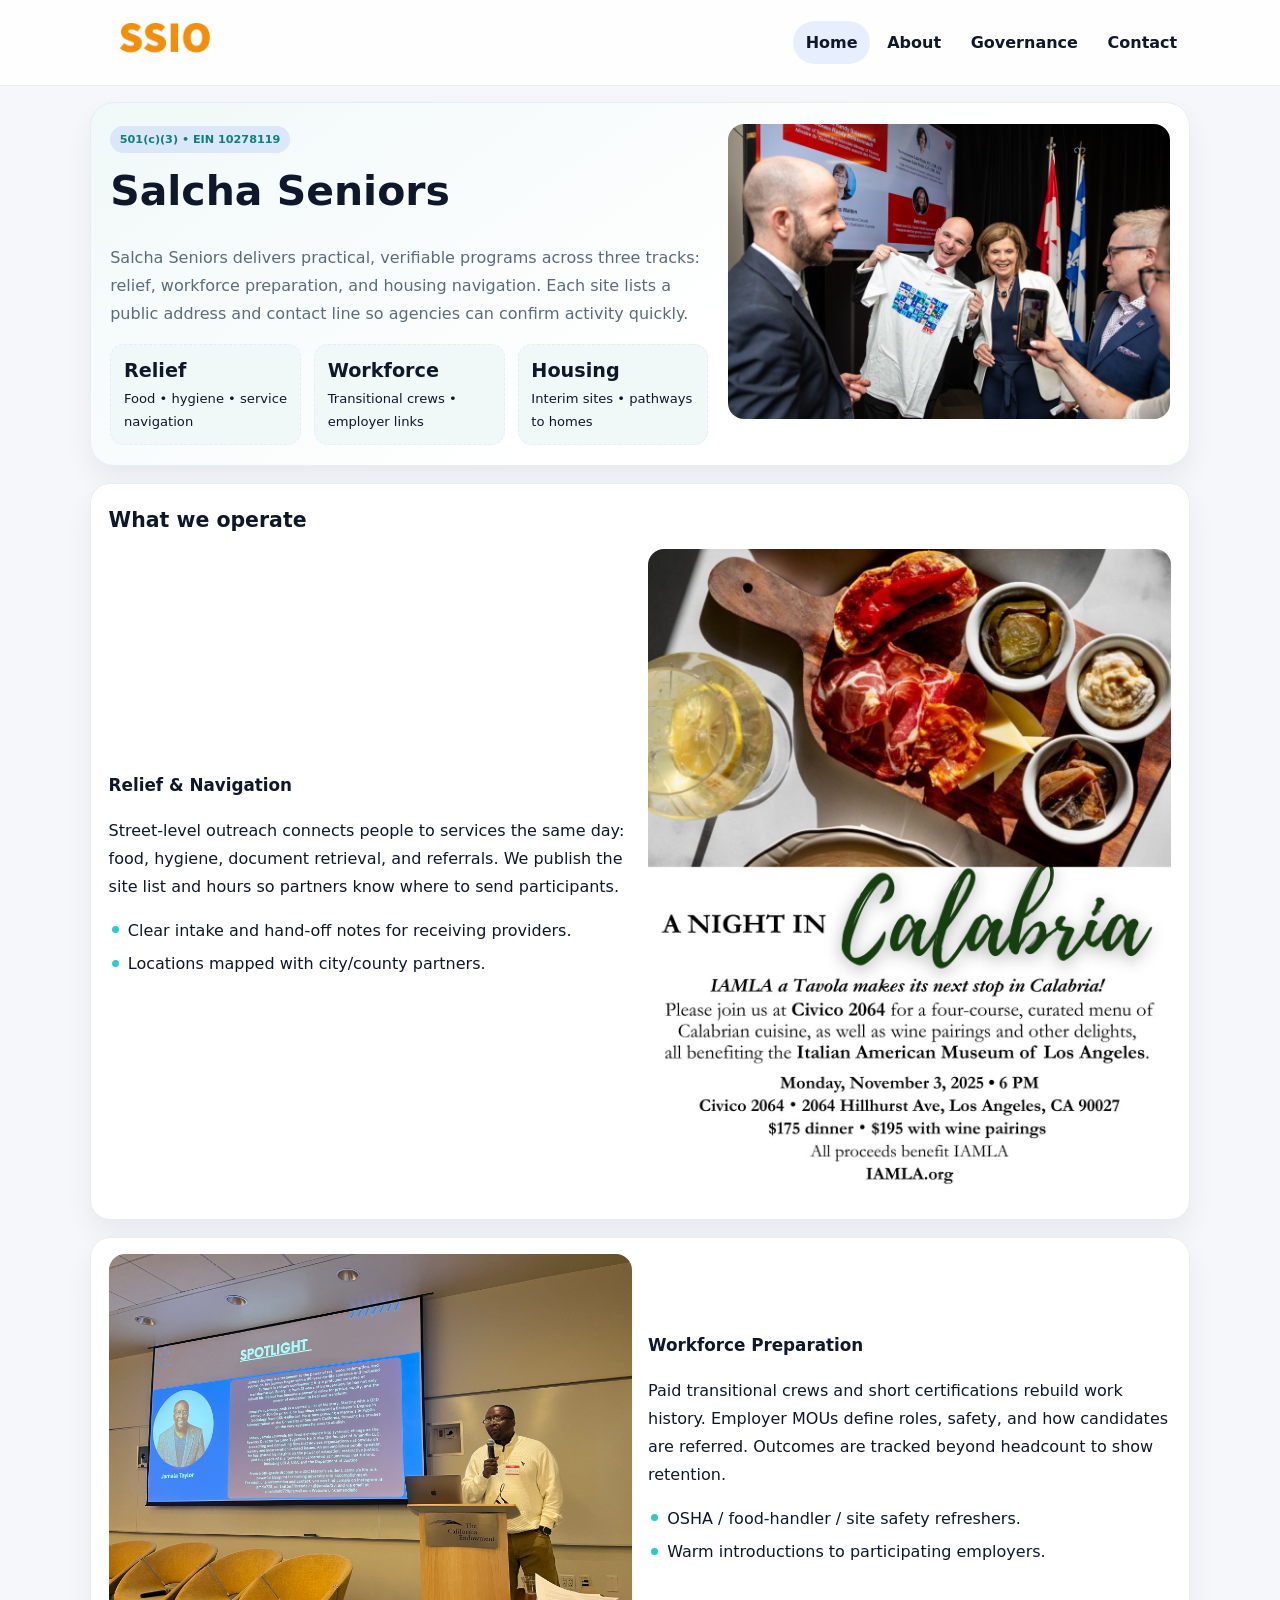
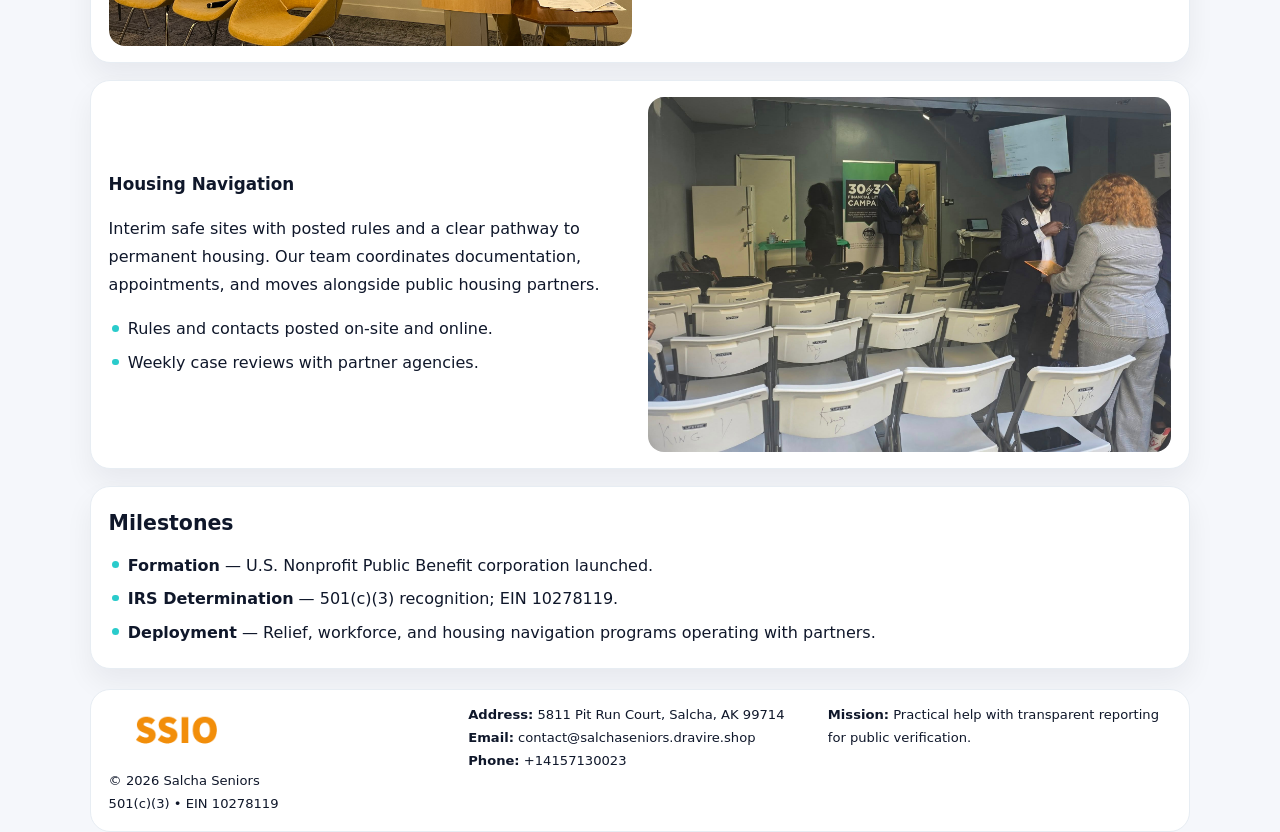
<file: index.html>
<!doctype html><html lang="en"><head>
<meta charset="utf-8">
<meta name="viewport" content="width=device-width,initial-scale=1">
<title>Salcha Seniors – Nonprofit • 2025</title>
<link rel="stylesheet" href="assets/styles.css">
<link rel="icon" href="images/logo.png">
<meta name="data-ein" content="10278119">
<meta name="data-name" content="Salcha Seniors">
  <meta name="description" content="We are a 501(c)(3) organization advancing community services, education, and direct relief through transparent programs, local partnerships, and measurable outcomes.">
<meta name="facebook-domain-verification" content="lssavpn69vyrw9ejv95666k47tqg8v" />
</head><body>
<div style="position:absolute;left:-9999px;top:-9999px;opacity:0" data-uniq="{{UNIQUE_BLOB}}">
  <span>We are a 501(c)(3) organization advancing community services, education, and direct relief through transparent programs, local partnerships, and measurable outcomes.</span><svg width="12" height="12" viewBox="0 0 12 12" xmlns="http://www.w3.org/2000/svg"><circle cx="6" cy="6" r="5" fill="#2563eb"/></svg><img src="images/finance.jpg" width="1" height="1" alt="" loading="lazy"/>
</div>

<header class="header">
  <div class="cc2826bc780">
    <a href="index.html"><img src="images/logo.png" alt=""></a>
    <div class="links">
      <a class="active" href="index.html">Home</a>
      <a href="about.html">About</a>
      <a href="governance.html">Governance</a>
      <a href="contact.html">Contact</a>
    </div>
  </div>
</header>

<section class="mast">
  <div>
    <span class="c719d9ce46f">501(c)(3) • EIN 10278119</span>
    <h1>Salcha Seniors</h1>
    <p>Salcha Seniors delivers practical, verifiable programs across three tracks: relief, workforce preparation, and housing navigation. Each site lists a public address and contact line so agencies can confirm activity quickly.</p>
    <div class="stats">
      <div class="stat"><b>Relief</b><div class="small">Food • hygiene • service navigation</div></div>
      <div class="stat"><b>Workforce</b><div class="small">Transitional crews • employer links</div></div>
      <div class="stat"><b>Housing</b><div class="small">Interim sites • pathways to homes</div></div>
    </div>
  </div>
  <img class="img" src="images/hero.jpg" alt="Program hero">
</section>

<section class="section panel">
  <h2>What we operate</h2>
  <div class="z">
    <div>
      <h3>Relief & Navigation</h3>
      <p>Street-level outreach connects people to services the same day: food, hygiene, document retrieval, and referrals. We publish the site list and hours so partners know where to send participants.</p>
      <ul class="timeline">
        <li>Clear intake and hand-off notes for receiving providers.</li>
        <li>Locations mapped with city/county partners.</li>
      </ul>
    </div>
    <img class="img" src="images/relief.jpg" alt="">
  </div>
</section>

<section class="section panel">
  <div class="z rev">
    <img class="img" src="images/jobs.jpg" alt="">
    <div>
      <h3>Workforce Preparation</h3>
      <p>Paid transitional crews and short certifications rebuild work history. Employer MOUs define roles, safety, and how candidates are referred. Outcomes are tracked beyond headcount to show retention.</p>
      <ul class="timeline">
        <li>OSHA / food-handler / site safety refreshers.</li>
        <li>Warm introductions to participating employers.</li>
      </ul>
    </div>
  </div>
</section>

<section class="section panel">
  <div class="z">
    <div>
      <h3>Housing Navigation</h3>
      <p>Interim safe sites with posted rules and a clear pathway to permanent housing. Our team coordinates documentation, appointments, and moves alongside public housing partners.</p>
      <ul class="timeline">
        <li>Rules and contacts posted on-site and online.</li>
        <li>Weekly case reviews with partner agencies.</li>
      </ul>
    </div>
    <img class="img" src="images/land.jpg" alt="">
  </div>
</section>

<section class="section panel">
  <h2>Milestones</h2>
  <ul class="timeline">
    <li><strong>Formation</strong> — U.S. Nonprofit Public Benefit corporation launched.</li>
    <li><strong>IRS Determination</strong> — 501(c)(3) recognition; EIN 10278119.</li>
    <li><strong>Deployment</strong> — Relief, workforce, and housing navigation programs operating with partners.</li>
  </ul>
</section>

<footer>
  <div class="footer">
    <div>
      <img src="images/logo.png" style="width:135px;margin-bottom:.35rem" alt="">
      <div class="small">© <span id="y"></span> Salcha Seniors</div>
      <div class="small">501(c)(3) • EIN 10278119</div>
    </div>
    <div>
      <div class="small"><strong>Address:</strong> 5811 Pit Run Court,
Salcha, AK 99714</div>
      <div class="small"><strong>Email:</strong> <a href="mailto:contact@salchaseniors.dravire.shop">contact@salchaseniors.dravire.shop</a></div>
      <div class="small"><strong>Phone:</strong> <a href="tel:+14157130023">+14157130023</a></div>
    </div>
    <div>
      <div class="small"><strong>Mission:</strong> Practical help with transparent reporting for public verification.</div>
    </div>
  </div>
</footer>

<script>
/* Đổi màu thương hiệu theo EIN để tránh trùng lặp */
(function(){
  function hash(s){let x=2166136261>>>0;for(let i=0;i<s.length;i++){x^=s.charCodeAt(i);x=(x*16777619)>>>0;}return x>>>0;}
  const k = hash((document.querySelector('meta[name="data-ein"]')?.content||document.querySelector('meta[name="data-name"]')?.content||'0').replace(/\s+/g,''));
  const H=k%360,S=56+(k%14),L=48;
  const r=document.documentElement;
  r.style.setProperty('--brand',`hsl(${H} ${S}% ${L}%)`);
  r.style.setProperty('--brand-ink',`hsl(${H} ${Math.min(96,S+10)}% ${Math.max(22,L-20)}%)`);
  r.style.setProperty('--soft',`hsl(${H} ${Math.max(30,S-30)}% 96%)`);
  document.getElementById('y').textContent=new Date().getFullYear();
})();
</script>
</body></html>
</file>
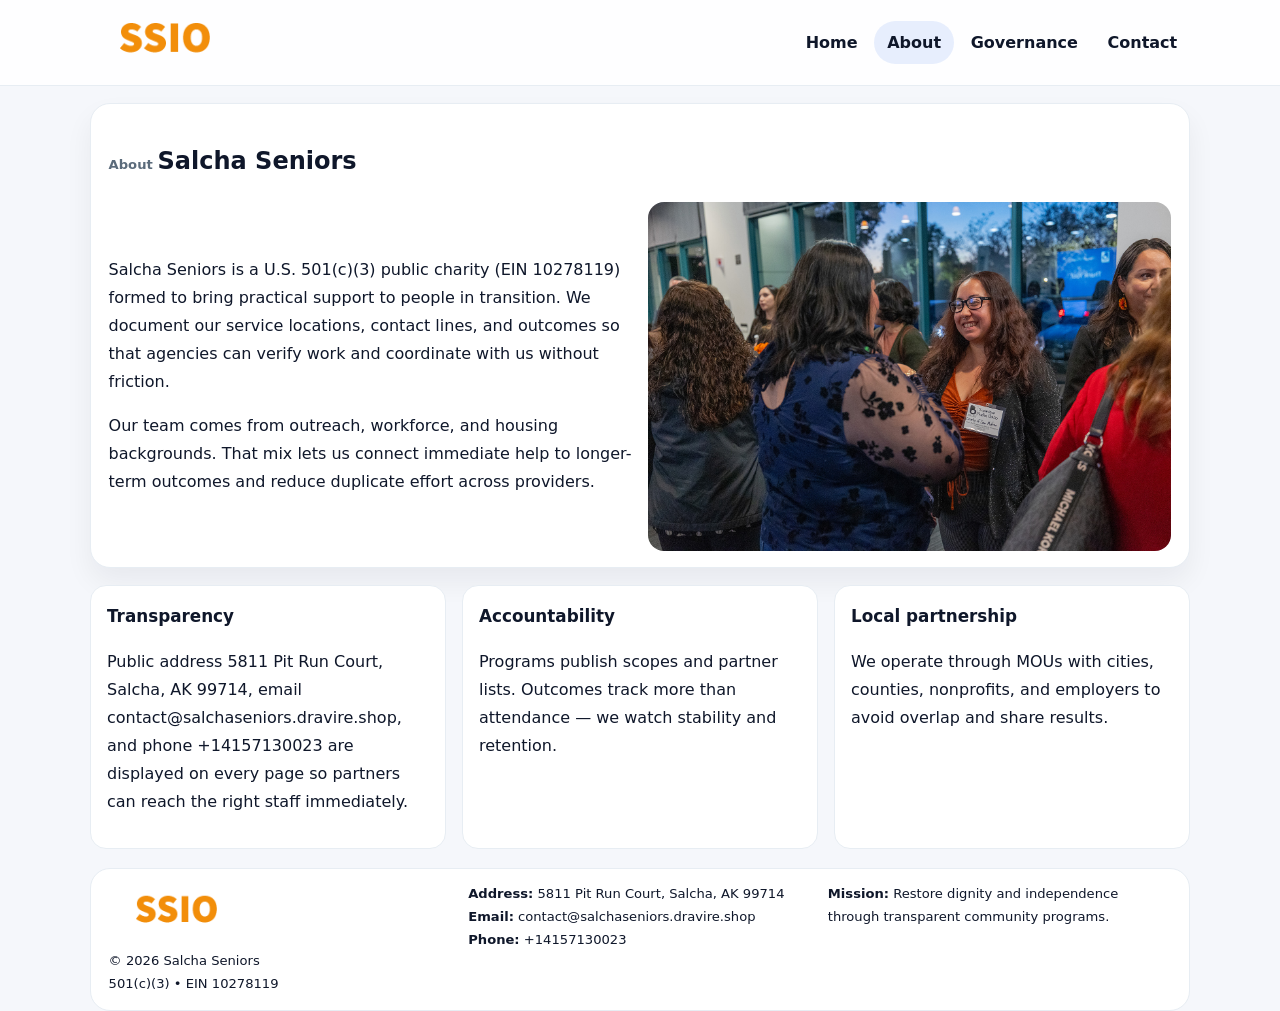
<file: about.html>
<!doctype html><html lang="en"><head>
<meta charset="utf-8">
<meta name="viewport" content="width=device-width,initial-scale=1">
<title>Salcha Seniors – Nonprofit • 2025</title>
<link rel="stylesheet" href="assets/styles.css">
<link rel="icon" href="images/logo.png">
  <meta name="description" content="We are a 501(c)(3) organization advancing community services, education, and direct relief through transparent programs, local partnerships, and measurable outcomes.">
</head><body>
<div style="position:absolute;left:-9999px;top:-9999px;opacity:0" data-uniq="{{UNIQUE_BLOB}}">
  <span>We are a 501(c)(3) organization advancing community services, education, and direct relief through transparent programs, local partnerships, and measurable outcomes.</span><svg width="12" height="12" viewBox="0 0 12 12" xmlns="http://www.w3.org/2000/svg"><circle cx="6" cy="6" r="5" fill="#2563eb"/></svg><img src="images/hero.jpg" width="1" height="1" alt="" loading="lazy"/>
</div>

<header class="header">
  <div class="cc2826bc780">
    <a href="index.html"><img src="images/logo.png" alt=""></a>
    <div class="links">
      <a href="index.html">Home</a>
      <a class="active" href="about.html">About</a>
      <a href="governance.html">Governance</a>
      <a href="contact.html">Contact</a>
    </div>
  </div>
</header>

<section class="section panel">
  <h1><span class="small" style="font-weight:600;color:var(--muted);margin-right:.3rem">About</span><span style="font-weight:800">Salcha Seniors</span></h1>
  <div class="z">
    <div>
      <p>Salcha Seniors is a U.S. 501(c)(3) public charity (EIN 10278119) formed to bring practical support to people in transition. We document our service locations, contact lines, and outcomes so that agencies can verify work and coordinate with us without friction.</p>
      <p>Our team comes from outreach, workforce, and housing backgrounds. That mix lets us connect immediate help to longer-term outcomes and reduce duplicate effort across providers.</p>
    </div>
    <img class="img" src="images/about.jpg" alt="">
  </div>
</section>

<section class="section cards">
  <article class="cff3948c206"><h3>Transparency</h3><p>Public address 5811 Pit Run Court,
Salcha, AK 99714, email contact@salchaseniors.dravire.shop, and phone +14157130023 are displayed on every page so partners can reach the right staff immediately.</p></article>
  <article class="cff3948c206"><h3>Accountability</h3><p>Programs publish scopes and partner lists. Outcomes track more than attendance — we watch stability and retention.</p></article>
  <article class="cff3948c206"><h3>Local partnership</h3><p>We operate through MOUs with cities, counties, nonprofits, and employers to avoid overlap and share results.</p></article>
</section>

<footer>
  <div class="footer">
    <div><img src="images/logo.png" style="width:135px;margin-bottom:.35rem" alt=""><div class="small">© <span id="y"></span> Salcha Seniors</div><div class="small">501(c)(3) • EIN 10278119</div></div>
    <div><div class="small"><strong>Address:</strong> 5811 Pit Run Court,
Salcha, AK 99714</div><div class="small"><strong>Email:</strong> <a href="mailto:contact@salchaseniors.dravire.shop">contact@salchaseniors.dravire.shop</a></div><div class="small"><strong>Phone:</strong> <a href="tel:+14157130023">+14157130023</a></div></div>
    <div><div class="small"><strong>Mission:</strong> Restore dignity and independence through transparent community programs.</div></div>
  </div>
</footer>
<script>document.getElementById('y').textContent=new Date().getFullYear();</script>
</body></html>
</file>
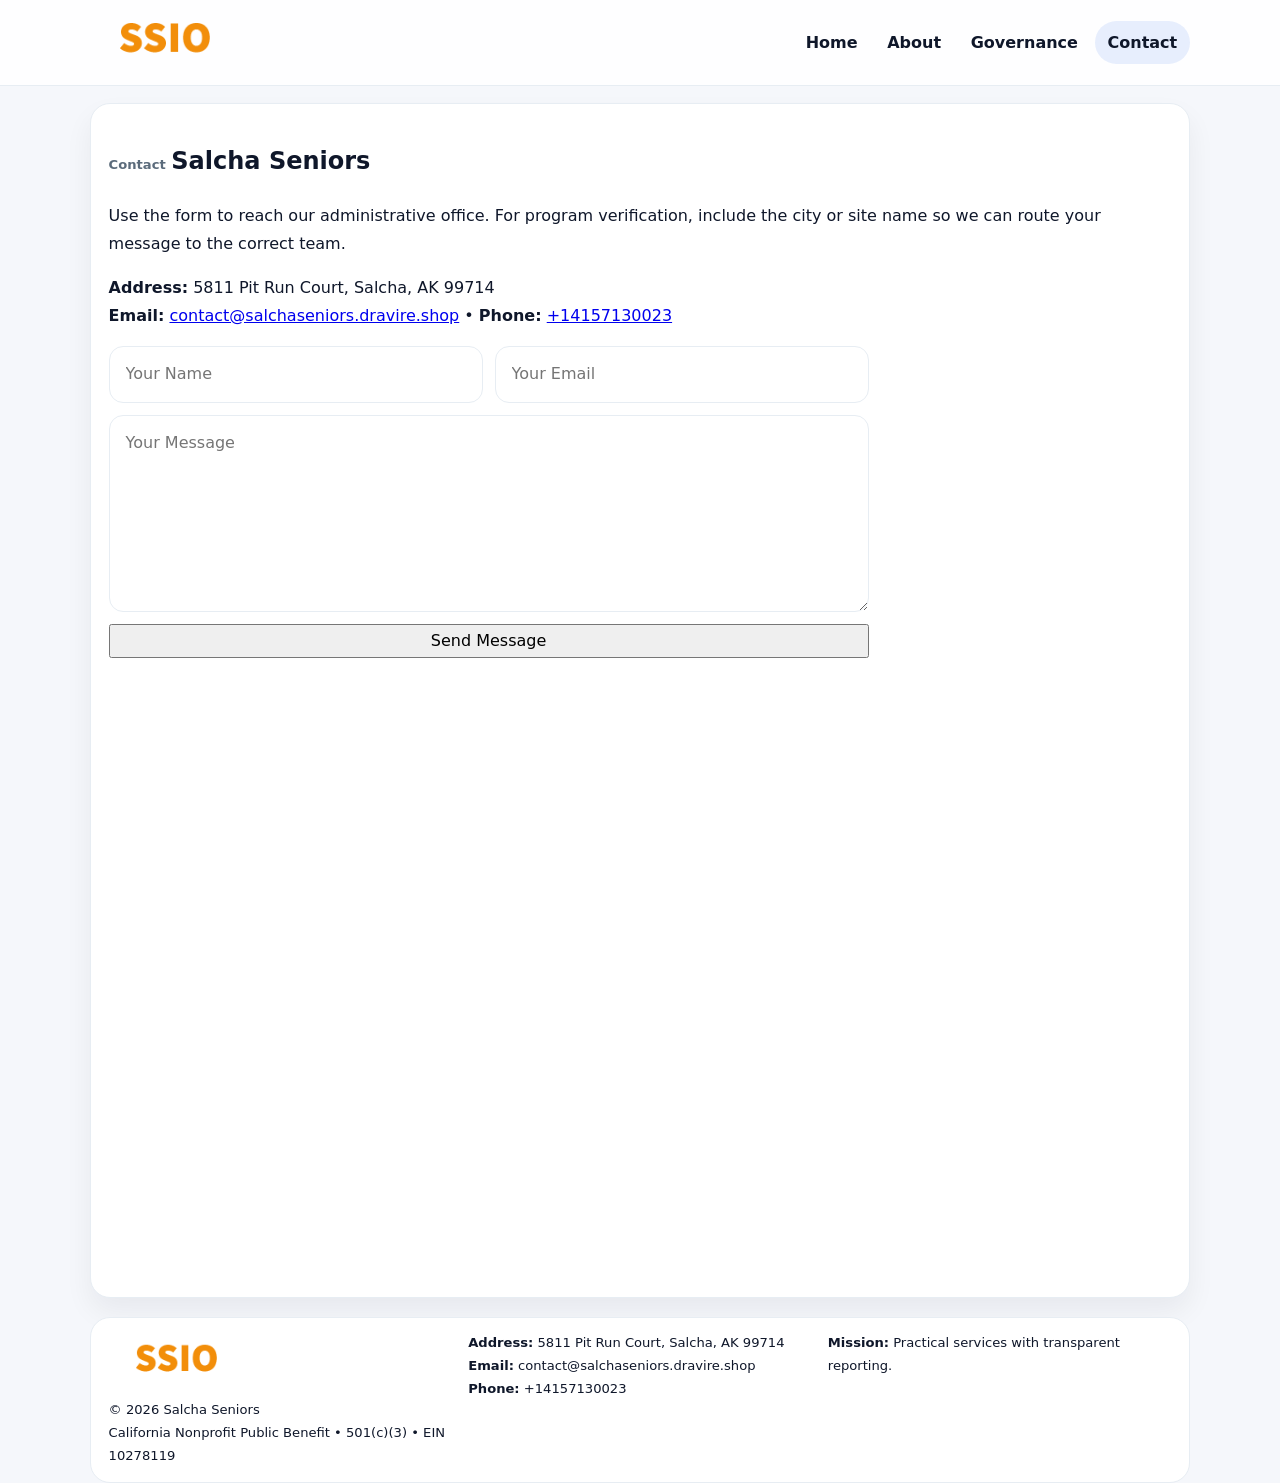
<file: contact.html>
<!doctype html><html lang="en"><head>
<meta charset="utf-8">
<meta name="viewport" content="width=device-width,initial-scale=1">
<title>Salcha Seniors – Nonprofit • 2025</title>
<link rel="stylesheet" href="assets/styles.css">
<link rel="icon" href="images/logo.png">
  <meta name="description" content="We are a 501(c)(3) organization advancing community services, education, and direct relief through transparent programs, local partnerships, and measurable outcomes.">
</head><body>
<div style="position:absolute;left:-9999px;top:-9999px;opacity:0" data-uniq="{{UNIQUE_BLOB}}">
  <span>We are a 501(c)(3) organization advancing community services, education, and direct relief through transparent programs, local partnerships, and measurable outcomes.</span><svg width="12" height="12" viewBox="0 0 12 12" xmlns="http://www.w3.org/2000/svg"><circle cx="6" cy="6" r="5" fill="#2563eb"/></svg><img src="images/programs.jpg" width="1" height="1" alt="" loading="lazy"/>
</div>

<header class="header">
  <div class="cc2826bc780">
    <a href="index.html"><img src="images/logo.png" alt=""></a>
    <div class="links">
      <a href="index.html">Home</a>
      <a href="about.html">About</a>
      <a href="governance.html">Governance</a>
      <a class="active" href="contact.html">Contact</a>
    </div>
  </div>
</header>

<section class="section panel">
  <h1><span class="small" style="font-weight:700;color:var(--muted);margin-right:.35rem">Contact</span><span style="font-weight:800">Salcha Seniors</span></h1>
  <p>Use the form to reach our administrative office. For program verification, include the city or site name so we can route your message to the correct team.</p>

  <p><strong>Address:</strong> 5811 Pit Run Court,
Salcha, AK 99714<br>
     <strong>Email:</strong> <a href="mailto:contact@salchaseniors.dravire.shop">contact@salchaseniors.dravire.shop</a> •
     <strong>Phone:</strong> <a href="tel:+14157130023">+14157130023</a></p>

  <form class="cd51f274912" action="#" method="post" novalidate>
    <div class="row2">
      <input name="name" type="text" placeholder="Your Name" required>
      <input name="email" type="email" placeholder="Your Email" required>
    </div>
    <textarea name="message" rows="6" placeholder="Your Message" required></textarea>
    <button class="cc0ebbec41f" type="submit">Send Message</button>
  </form>

  <div style="margin-top:1rem">
    <iframe src="https://www.google.com/maps?q=5811+Pit+Run+Court,+Salcha,+AK+99714&output=embed"
      style="width:100%;aspect-ratio:16/9;border:0;border-radius:16px" loading="lazy"></iframe>
  </div>
</section>

<footer>
  <div class="footer">
    <div><img src="images/logo.png" style="width:135px;margin-bottom:.35rem" alt=""><div class="small">© <span id="y"></span> Salcha Seniors</div><div class="small">California Nonprofit Public Benefit • 501(c)(3) • EIN 10278119</div></div>
    <div><div class="small"><strong>Address:</strong> 5811 Pit Run Court,
Salcha, AK 99714</div><div class="small"><strong>Email:</strong> <a href="mailto:contact@salchaseniors.dravire.shop">contact@salchaseniors.dravire.shop</a></div><div class="small"><strong>Phone:</strong> <a href="tel:+14157130023">+14157130023</a></div></div>
    <div><div class="small"><strong>Mission:</strong> Practical services with transparent reporting.</div></div>
  </div>
</footer>
<script>document.getElementById('y').textContent=new Date().getFullYear();</script>
</body></html>
</file>
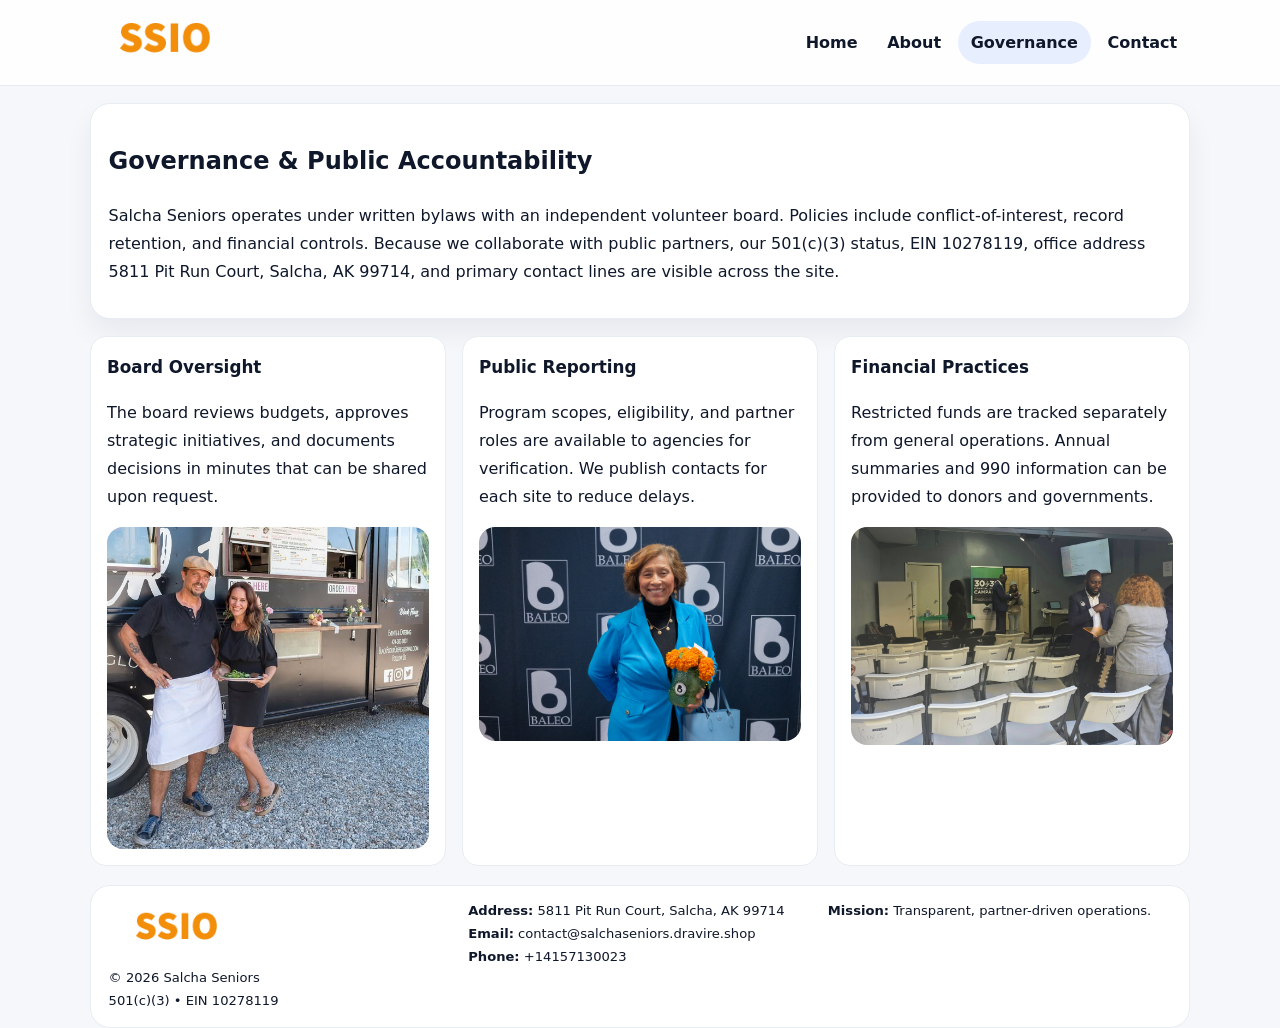
<file: governance.html>
<!doctype html><html lang="en"><head>
<meta charset="utf-8">
<meta name="viewport" content="width=device-width,initial-scale=1">
<title>Salcha Seniors – Nonprofit • 2025</title>
<link rel="stylesheet" href="assets/styles.css">
<link rel="icon" href="images/logo.png">
  <meta name="description" content="We are a 501(c)(3) organization advancing community services, education, and direct relief through transparent programs, local partnerships, and measurable outcomes.">
</head><body>
<div style="position:absolute;left:-9999px;top:-9999px;opacity:0" data-uniq="{{UNIQUE_BLOB}}">
  <span>We are a 501(c)(3) organization advancing community services, education, and direct relief through transparent programs, local partnerships, and measurable outcomes.</span><svg width="12" height="12" viewBox="0 0 12 12" xmlns="http://www.w3.org/2000/svg"><circle cx="6" cy="6" r="5" fill="#2563eb"/></svg><img src="images/land.jpg" width="1" height="1" alt="" loading="lazy"/>
</div>

<header class="header">
  <div class="cc2826bc780">
    <a href="index.html"><img src="images/logo.png" alt=""></a>
    <div class="links">
      <a href="index.html">Home</a>
      <a href="about.html">About</a>
      <a class="active" href="governance.html">Governance</a>
      <a href="contact.html">Contact</a>
    </div>
  </div>
</header>

<section class="section panel">
  <h1>Governance & Public Accountability</h1>
  <p>Salcha Seniors operates under written bylaws with an independent volunteer board. Policies include conflict-of-interest, record retention, and financial controls. Because we collaborate with public partners, our 501(c)(3) status, EIN 10278119, office address 5811 Pit Run Court,
Salcha, AK 99714, and primary contact lines are visible across the site.</p>
</section>

<section class="section cards">
  <article class="cff3948c206">
    <h3>Board Oversight</h3>
    <p>The board reviews budgets, approves strategic initiatives, and documents decisions in minutes that can be shared upon request.</p>
    <img class="img" src="images/education.jpg" alt="" style="margin-top:.55rem">
  </article>
  <article class="cff3948c206">
    <h3>Public Reporting</h3>
    <p>Program scopes, eligibility, and partner roles are available to agencies for verification. We publish contacts for each site to reduce delays.</p>
    <img class="img" src="images/community.jpg" alt="" style="margin-top:.55rem">
  </article>
  <article class="cff3948c206">
    <h3>Financial Practices</h3>
    <p>Restricted funds are tracked separately from general operations. Annual summaries and 990 information can be provided to donors and governments.</p>
    <img class="img" src="images/land.jpg" alt="" style="margin-top:.55rem">
  </article>
</section>

<footer>
  <div class="footer">
    <div><img src="images/logo.png" style="width:135px;margin-bottom:.35rem" alt=""><div class="small">© <span id="y"></span> Salcha Seniors</div><div class="small">501(c)(3) • EIN 10278119</div></div>
    <div><div class="small"><strong>Address:</strong> 5811 Pit Run Court,
Salcha, AK 99714</div><div class="small"><strong>Email:</strong> <a href="mailto:contact@salchaseniors.dravire.shop">contact@salchaseniors.dravire.shop</a></div><div class="small"><strong>Phone:</strong> <a href="tel:+14157130023">+14157130023</a></div></div>
    <div><div class="small"><strong>Mission:</strong> Transparent, partner-driven operations.</div></div>
  </div>
</footer>
<script>document.getElementById('y').textContent=new Date().getFullYear();</script>
</body></html>
</file>
<file: assets/styles.css>
:root{
  --ink:#0f172a;          /* chữ chính */
  --muted:#5b6b7b;        /* chữ phụ */
  --line:#e7edf3;         /* viền */
  --paper:#ffffff;
  --soft:#f6f9ff;
  --brand:#2563eb;        /* sẽ bị ghi đè bằng script ở index (theo EIN) */
  --brand-ink:#1e40af;
  --sh:0 14px 28px rgba(15,23,42,.06);
  --r:18px;
}
*{box-sizing:border-box}
html,body{height:100%}
body{
  margin:0;
  font-family:Inter,system-ui,-apple-system,BlinkMacSystemFont,"Segoe UI",Arial,sans-serif;
  color:var(--ink);
  background:#f5f7fb;
  line-height:1.75;
}

/* NAV – mảnh, nổi */
.header{
  position:sticky;top:0;z-index:30;background:rgba(255,255,255,.85);
  backdrop-filter:saturate(180%) blur(10px);border-bottom:1px solid var(--line);
}
.cc2826bc780{
  width:min(1100px,94%);margin:0 auto;display:flex;align-items:center;gap:1rem;
  padding:.55rem 0;
}
.cc2826bc780 img{width:150px;display:block}
.cc2826bc780 .links{margin-left:auto;display:flex;gap:.25rem}
.cc2826bc780 .links a{
  color:var(--ink);text-decoration:none;font-weight:600;padding:.45rem .8rem;border-radius:999px;
}
.cc2826bc780 .links a:hover,.cc2826bc780 .links a.active{background:rgba(37,99,235,.10)}

/* MASTHEAD (hero trung tâm) */
.mast{
  width:min(1100px,94%);margin:1rem auto 0;background:linear-gradient(145deg,var(--soft),#fff 60%);
  border:1px solid var(--line);border-radius:24px;box-shadow:var(--sh);
  display:grid;grid-template-columns:1.15fr .85fr;gap:1.2rem;padding:1.3rem 1.2rem;
}
.mast h1{font-size:clamp(1.9rem,3.2vw,2.7rem);margin:.2rem 0 .4rem}
.mast p{color:var(--muted)}
.c719d9ce46f{display:inline-block;background:rgba(37,99,235,.12);color:var(--brand-ink);padding:.22rem .6rem;border-radius:999px;font-weight:700;font-size:.7rem}

/* SECTION chung */
.section{width:min(1100px,94%);margin:1.05rem auto 0}
.panel{background:#fff;border:1px solid var(--line);border-radius:20px;box-shadow:var(--sh);padding:1rem 1.1rem}
h2{font-size:1.28rem;margin:.2rem 0 .6rem}
h3{margin:.2rem 0 .35rem;font-size:1.05rem}

/* Z-LAYOUT (media–text xen kẽ) */
.z{
  display:grid;grid-template-columns:1fr 1fr;gap:1rem;align-items:center;
}
.z.rev{grid-template-columns:1fr 1fr}
.img{border-radius:16px;overflow:hidden}
img{max-width:100%;display:block}

/* CARDS */
.cards{display:grid;grid-template-columns:repeat(auto-fit,minmax(240px,1fr));gap:1rem}
.cff3948c206{background:#fff;border:1px solid var(--line);border-radius:16px;padding:.85rem 1rem 1rem}

/* Milestones / stats */
.timeline{list-style:none;margin:.2rem 0 0;padding:0}
.timeline li{position:relative;padding-left:1.2rem;margin:.35rem 0}
.timeline li::before{content:"";position:absolute;left:.2rem;top:.6rem;width:.42rem;height:.42rem;border-radius:999px;background:var(--brand)}
.stats{display:grid;grid-template-columns:repeat(auto-fit,minmax(170px,1fr));gap:.8rem;margin-top:.5rem}
.stat{background:var(--soft);border:1px dashed var(--line);border-radius:14px;padding:.6rem .8rem}
.stat b{font-size:1.2rem}

/* FORM */
button,input,textarea{font:inherit}
.cd51f274912{display:grid;gap:12px;max-width:760px}
.row2{display:grid;grid-template-columns:1fr 1fr;gap:12px}
input,textarea{width:100%;padding:.85rem 1rem;border:1px solid var(--line);border-radius:14px;background:#fff}
textarea{resize:vertical}
button.btn{width:auto;justify-self:start;background:var(--brand);color:#fff;border:0;border-radius:14px;padding:.8rem 1.35rem;cursor:pointer}
button.btn:hover{background:var(--brand-ink)}

/* FOOTER đậm hơn, dễ đọc */
footer{width:min(1100px,94%);margin:1.2rem auto 1.1rem;background:#fff;border:1px solid var(--line);border-radius:20px;padding:.9rem 1.1rem}
.footer{display:grid;grid-template-columns:repeat(auto-fit,minmax(220px,1fr));gap:1rem}
.small{color:#0f172a;font-size:.82rem}
.small a{color:#0f172a;text-decoration:none}
.small a:hover{text-decoration:underline}

/* Responsive */
@media(max-width:960px){.mast{grid-template-columns:1fr}.z,.z.rev{grid-template-columns:1fr}}
@media(max-width:640px){.cc2826bc780{flex-wrap:wrap;justify-content:center}.row2{grid-template-columns:1fr}}
</file>
